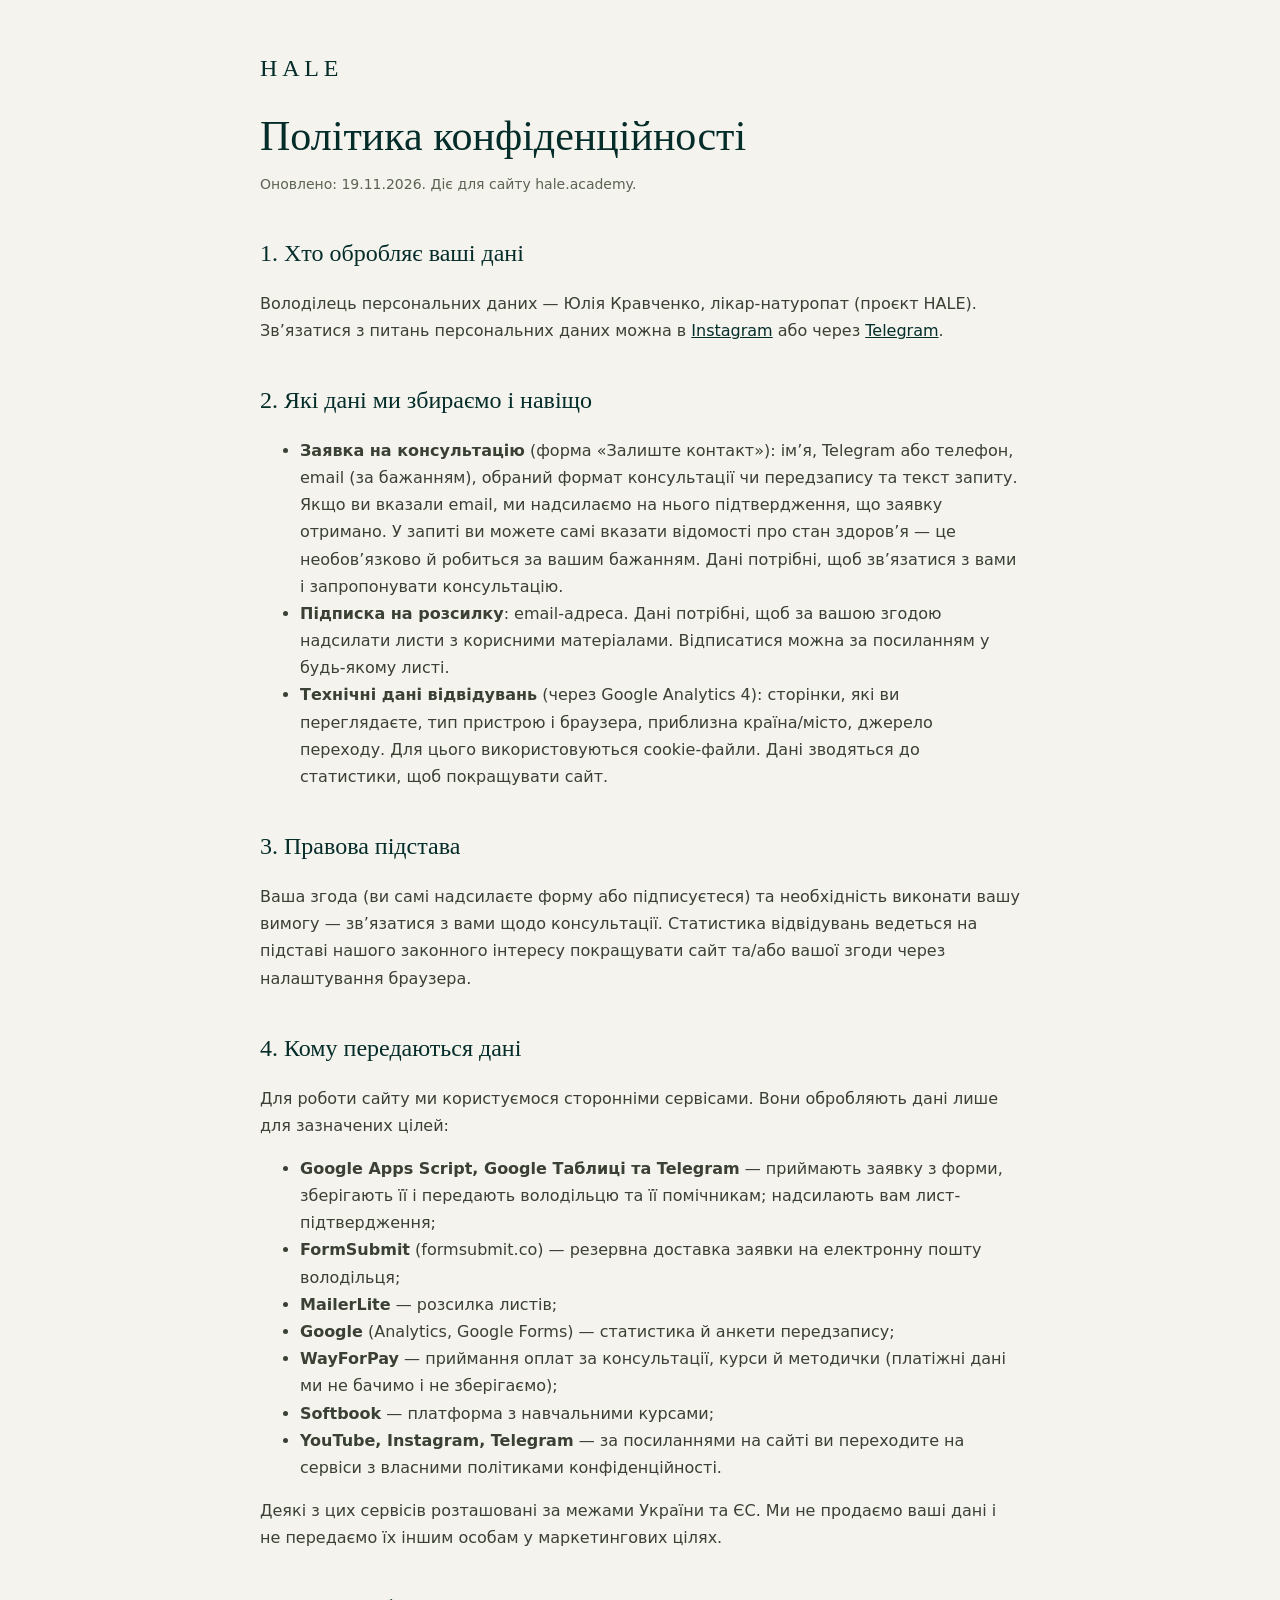
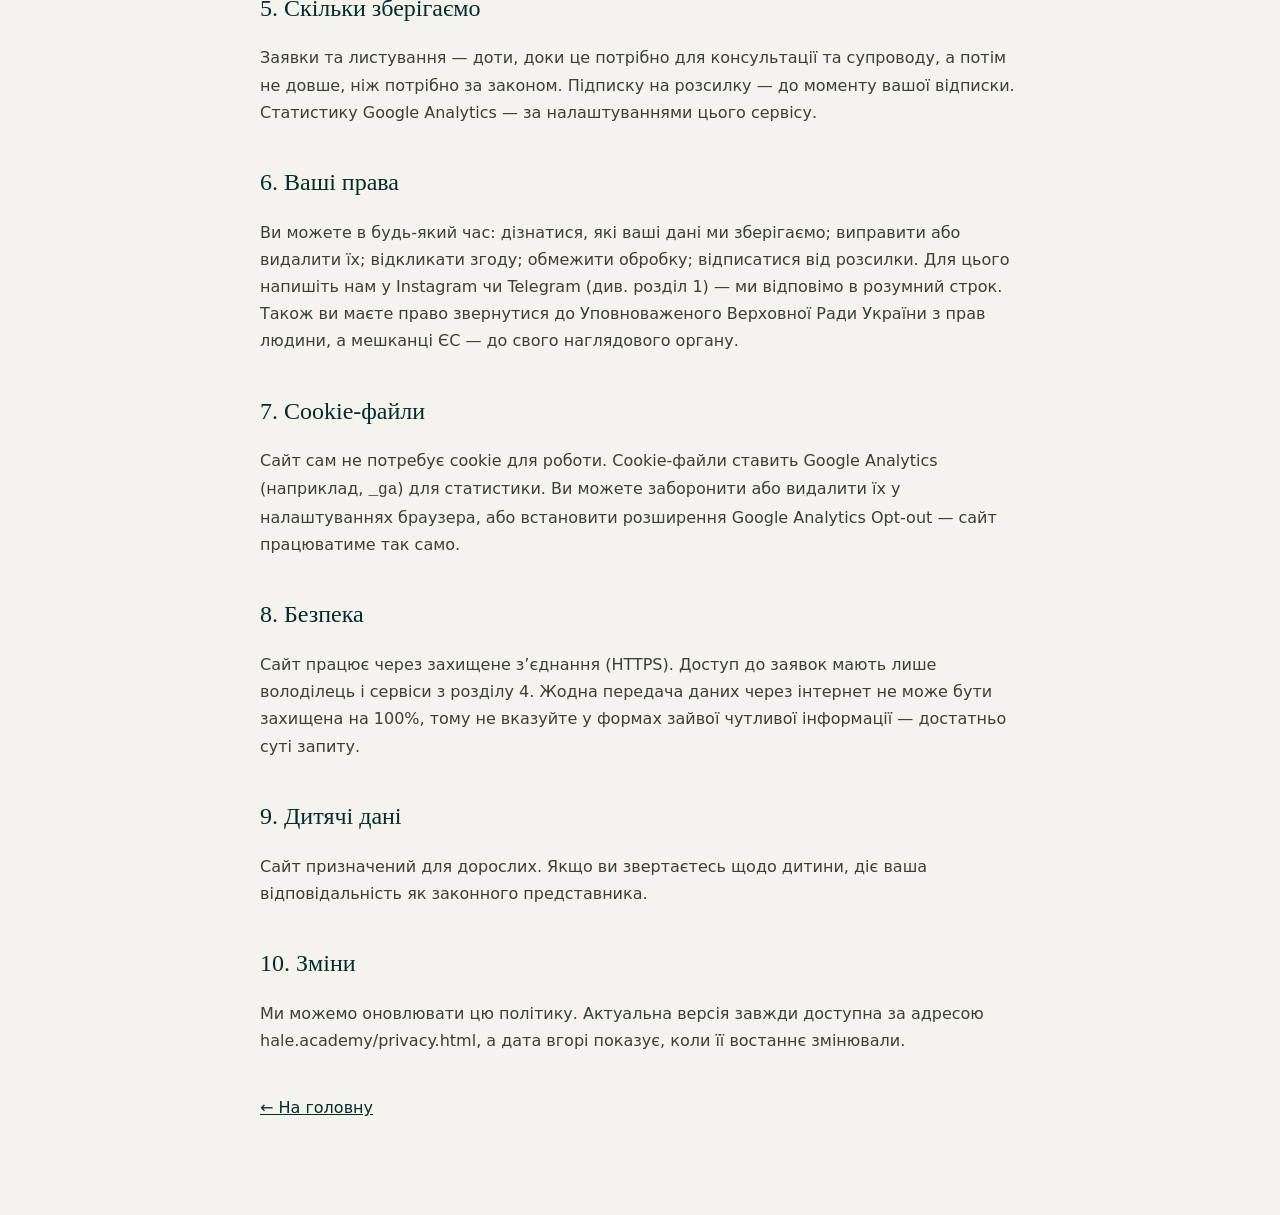
<file: privacy.html>
<!DOCTYPE html>
<html lang="uk">
<head>
<meta charset="utf-8">
<meta name="viewport" content="width=device-width, initial-scale=1">
<title>Політика конфіденційності — HALE</title>
<meta name="description" content="Як HALE збирає, використовує та захищає персональні дані відвідувачів сайту hale.academy.">
<link rel="canonical" href="https://hale.academy/privacy.html">
<link rel="icon" href="/favicon.svg" type="image/svg+xml">
<link rel="icon" href="/favicon.ico" sizes="48x48">
<link rel="apple-touch-icon" href="/apple-touch-icon.png">
<meta name="theme-color" content="#f4f3ed">
<script async src="https://www.googletagmanager.com/gtag/js?id=G-68EXLWX9ZM"></script>
<script>window.dataLayer=window.dataLayer||[];function gtag(){dataLayer.push(arguments)}gtag('js',new Date());gtag('config','G-68EXLWX9ZM');</script>
<style>
body{margin:0;background:#f4f3ed;color:#042c29;font-family:system-ui,-apple-system,sans-serif;line-height:1.7}
main{max-width:760px;margin:0 auto;padding:48px 20px 80px}
h1{font-family:Georgia,serif;font-weight:400;font-size:clamp(30px,6vw,42px);line-height:1.1;margin:24px 0 8px}
h2{font-family:Georgia,serif;font-weight:400;font-size:24px;margin:36px 0 8px}
p,li{font-size:16px;color:#3a4034} a{color:#042c29} .muted{color:#5c6353;font-size:14px}
.brand{font-family:Georgia,serif;font-size:24px;letter-spacing:.2em;text-transform:uppercase;text-decoration:none}
</style>
</head>
<body><main>
<a class="brand" href="/">HALE</a>
<h1>Політика конфіденційності</h1>
<p class="muted">Оновлено: 19.11.2026. Діє для сайту hale.academy.</p>

<h2>1. Хто обробляє ваші дані</h2>
<p>Володілець персональних даних — Юлія Кравченко, лікар-натуропат (проєкт HALE). Зв’язатися з питань персональних даних можна в
<a href="https://www.instagram.com/dr.yulia_shy/" rel="noopener">Instagram</a> або через
<a href="https://t.me/+lb3Numd94s4xNzMy" rel="noopener">Telegram</a>.</p>

<h2>2. Які дані ми збираємо і навіщо</h2>
<ul>
<li><b>Заявка на консультацію</b> (форма «Залиште контакт»): ім’я, Telegram або телефон, email (за бажанням), обраний формат консультації чи передзапису та текст запиту. Якщо ви вказали email, ми надсилаємо на нього підтвердження, що заявку отримано. У запиті ви можете самі вказати відомості про стан здоров’я — це необов’язково й робиться за вашим бажанням. Дані потрібні, щоб зв’язатися з вами і запропонувати консультацію.</li>
<li><b>Підписка на розсилку</b>: email-адреса. Дані потрібні, щоб за вашою згодою надсилати листи з корисними матеріалами. Відписатися можна за посиланням у будь-якому листі.</li>
<li><b>Технічні дані відвідувань</b> (через Google Analytics 4): сторінки, які ви переглядаєте, тип пристрою і браузера, приблизна країна/місто, джерело переходу. Для цього використовуються cookie-файли. Дані зводяться до статистики, щоб покращувати сайт.</li>
</ul>

<h2>3. Правова підстава</h2>
<p>Ваша згода (ви самі надсилаєте форму або підписуєтеся) та необхідність виконати вашу вимогу — зв’язатися з вами щодо консультації. Статистика відвідувань ведеться на підставі нашого законного інтересу покращувати сайт та/або вашої згоди через налаштування браузера.</p>

<h2>4. Кому передаються дані</h2>
<p>Для роботи сайту ми користуємося сторонніми сервісами. Вони обробляють дані лише для зазначених цілей:</p>
<ul>
<li><b>Google Apps Script, Google Таблиці та Telegram</b> — приймають заявку з форми, зберігають її і передають володільцю та її помічникам; надсилають вам лист-підтвердження;</li>
<li><b>FormSubmit</b> (formsubmit.co) — резервна доставка заявки на електронну пошту володільця;</li>
<li><b>MailerLite</b> — розсилка листів;</li>
<li><b>Google</b> (Analytics, Google Forms) — статистика й анкети передзапису;</li>
<li><b>WayForPay</b> — приймання оплат за консультації, курси й методички (платіжні дані ми не бачимо і не зберігаємо);</li>
<li><b>Softbook</b> — платформа з навчальними курсами;</li>
<li><b>YouTube, Instagram, Telegram</b> — за посиланнями на сайті ви переходите на сервіси з власними політиками конфіденційності.</li>
</ul>
<p>Деякі з цих сервісів розташовані за межами України та ЄС. Ми не продаємо ваші дані і не передаємо їх іншим особам у маркетингових цілях.</p>

<h2>5. Скільки зберігаємо</h2>
<p>Заявки та листування — доти, доки це потрібно для консультації та супроводу, а потім не довше, ніж потрібно за законом. Підписку на розсилку — до моменту вашої відписки. Статистику Google Analytics — за налаштуваннями цього сервісу.</p>

<h2>6. Ваші права</h2>
<p>Ви можете в будь-який час: дізнатися, які ваші дані ми зберігаємо; виправити або видалити їх; відкликати згоду; обмежити обробку; відписатися від розсилки. Для цього напишіть нам у Instagram чи Telegram (див. розділ 1) — ми відповімо в розумний строк. Також ви маєте право звернутися до Уповноваженого Верховної Ради України з прав людини, а мешканці ЄС — до свого наглядового органу.</p>

<h2>7. Cookie-файли</h2>
<p>Сайт сам не потребує cookie для роботи. Cookie-файли ставить Google Analytics (наприклад, <code>_ga</code>) для статистики. Ви можете заборонити або видалити їх у налаштуваннях браузера, або встановити розширення Google Analytics Opt-out — сайт працюватиме так само.</p>

<h2>8. Безпека</h2>
<p>Сайт працює через захищене з’єднання (HTTPS). Доступ до заявок мають лише володілець і сервіси з розділу 4. Жодна передача даних через інтернет не може бути захищена на 100%, тому не вказуйте у формах зайвої чутливої інформації — достатньо суті запиту.</p>

<h2>9. Дитячі дані</h2>
<p>Сайт призначений для дорослих. Якщо ви звертаєтесь щодо дитини, діє ваша відповідальність як законного представника.</p>

<h2>10. Зміни</h2>
<p>Ми можемо оновлювати цю політику. Актуальна версія завжди доступна за адресою hale.academy/privacy.html, а дата вгорі показує, коли її востаннє змінювали.</p>

<p style="margin-top:40px"><a href="/">← На головну</a></p>

</main></body></html>
</file>
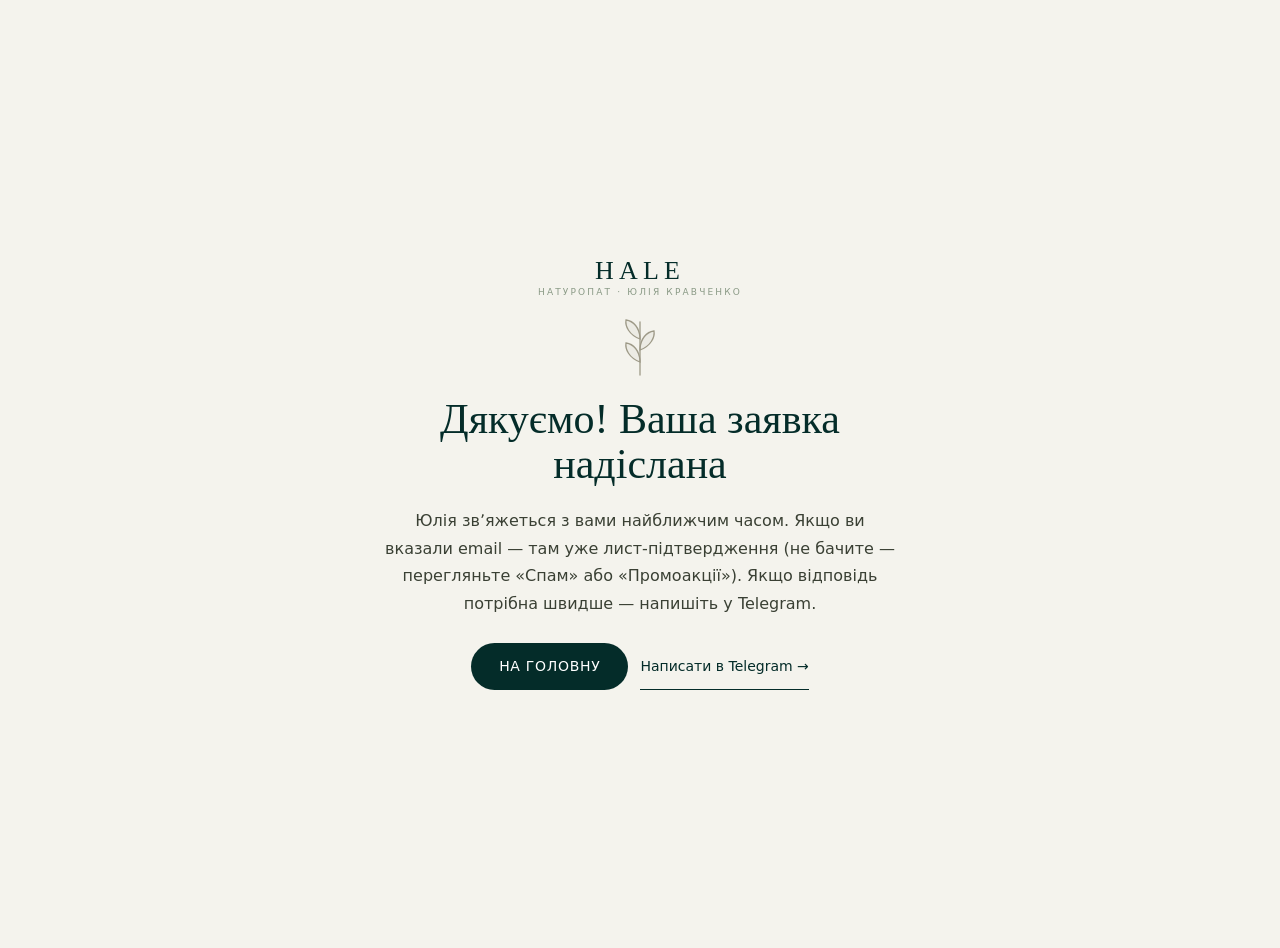
<file: thanks.html>
<!DOCTYPE html>
<html lang="uk">
<head>
<!-- Google tag (gtag.js) -->
<script async src="https://www.googletagmanager.com/gtag/js?id=G-68EXLWX9ZM"></script>
<script>
  window.dataLayer = window.dataLayer || [];
  function gtag(){dataLayer.push(arguments);}
  gtag('js', new Date());

  gtag('config', 'G-68EXLWX9ZM');
</script>

<meta charset="utf-8">
<meta name="viewport" content="width=device-width, initial-scale=1">
<title>Дякуємо — HALE</title>
<meta name="robots" content="noindex">
<link rel="icon" href="/favicon.svg" type="image/svg+xml">
<link rel="icon" href="/favicon.ico" sizes="48x48">
<link rel="apple-touch-icon" href="/apple-touch-icon.png">
<meta name="theme-color" content="#f4f3ed">
<script>!function(f,b,e,v,n,t,s){if(f.fbq)return;n=f.fbq=function(){n.callMethod?n.callMethod.apply(n,arguments):n.queue.push(arguments)};if(!f._fbq)f._fbq=n;n.push=n;n.loaded=!0;n.version='2.0';n.queue=[];t=b.createElement(e);t.async=!0;t.src=v;s=b.getElementsByTagName(e)[0];s.parentNode.insertBefore(t,s)}(window,document,'script','https://connect.facebook.net/en_US/fbevents.js');fbq('init','1447321457035100');fbq('track','PageView');</script><script>(function(){var e='';try{e=sessionStorage.getItem('hale_eid')||''}catch(x){}fbq('track','Lead',{content_name:'Консультація'},e?{eventID:e}:{})})()</script>
</head>
<body style="margin:0;background:#f4f3ed;color:#042c29;font-family:system-ui,sans-serif;min-height:100vh;display:flex;align-items:center;justify-content:center;padding:24px;">
  <main style="max-width:520px;text-align:center;display:flex;flex-direction:column;align-items:center;gap:20px;">
    <div style="display:flex;flex-direction:column;gap:4px;line-height:1;">
      <span style="font-family:Georgia,serif;font-size:26px;letter-spacing:.2em;text-transform:uppercase;">HALE</span>
      <span style="font-size:9px;letter-spacing:.24em;text-transform:uppercase;color:#8a9a86;">Натуропат · Юлія Кравченко</span>
    </div>
    <svg width="44" height="60" viewBox="0 0 44 60" fill="none" stroke="#494224" stroke-width="1.3" style="opacity:.5;"><path d="M22 58 V5" stroke-linecap="round"></path><path d="M22 22 C11 18 7 9 8 3 C16 4 21 11 22 20Z" fill="#494224" fill-opacity=".08"></path><path d="M22 33 C33 29 37 20 36 14 C28 15 23 22 22 31Z" fill="#494224" fill-opacity=".08"></path><path d="M22 45 C11 41 7 32 8 26 C16 27 21 34 22 43Z" fill="#494224" fill-opacity=".08"></path></svg>
    <h1 style="font-family:Georgia,serif;font-weight:400;font-size:clamp(30px,6vw,42px);line-height:1.08;margin:0;">Дякуємо! Ваша заявка надіслана</h1>
    <p style="margin:0;font-size:16px;line-height:1.72;color:#3a4034;">Юлія звʼяжеться з вами найближчим часом. Якщо ви вказали email — там уже лист-підтвердження (не бачите — перегляньте «Спам» або «Промоакції»). Якщо відповідь потрібна швидше — напишіть у Telegram.</p>
    <div style="display:flex;flex-wrap:wrap;justify-content:center;gap:12px;margin-top:6px;">
      <a href="/" style="background:#042c29;color:#fff;text-decoration:none;text-transform:uppercase;letter-spacing:.05em;font-size:14px;padding:15px 28px;border-radius:999px;">На головну</a>
      <a href="https://t.me/+lb3Numd94s4xNzMy" target="_blank" rel="noopener" style="color:#042c29;text-decoration:none;font-size:14px;padding:15px 0;border-bottom:1.5px solid #042c29;">Написати в Telegram →</a>
    </div>
  </main>
</body>
</html>
</file>
